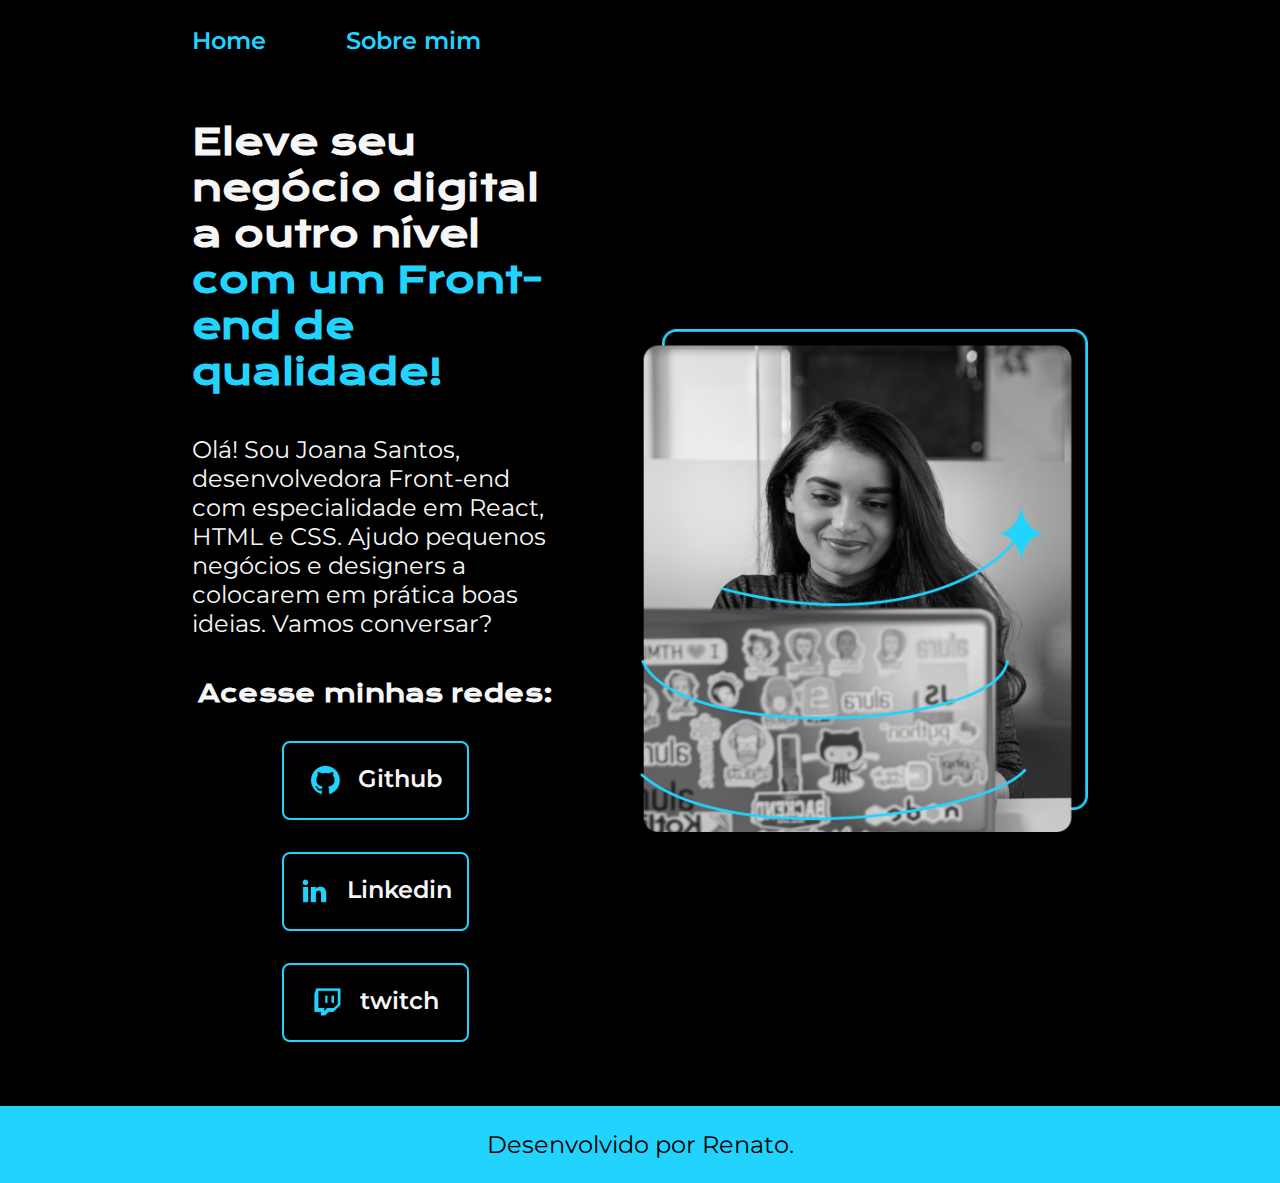
<file: index.html>
<!DOCTYPE html>
<html lang="pt-br">
<head>
    <meta charset="UTF-8">
    <meta name="viewport" content="width=device-width, initial-scale=1.0">
    <title>renato😐</title>
    <link rel="stylesheet" href="./styles/style.css">
</head>
<body>
    <header class="cabeçalho">
        <nav class="cabeçalho__menu">
            <a class="cabeçalho__menu__link" href="index.html">Home</a>
            <a class="cabeçalho__menu__link" href="about.html">Sobre mim</a>

        </nav>
    </header>
    <main class="apresentação">
        <section class="apresentação__conteudo">
            <h1 class="apresentação__conteudo__titulo">Eleve seu negócio digital a outro nível <strong class="titulo-destaque">com um Front-end de qualidade!</strong></h1>
            <p class="apresentação__conteudo__texto">Olá! Sou Joana Santos, desenvolvedora Front-end com especialidade em React, HTML e CSS. Ajudo pequenos negócios e designers a colocarem em prática boas ideias. Vamos conversar?</p>
           <div class="apresentação__links">
            <h2 class="apresentação__links__subtitulo">Acesse minhas redes:</h2>
            <a class="apresentação__links__navegação" href="https://Github.com/_renatodasilva">
                <img src="./assets/github.png">
                Github</a>
            <a class="apresentação__links__navegação" href="https://linkedin.com/in/_renatodasilva">
                <img src="./assets/linkedin.png">
              Linkedin</a>
             <a class="apresentação__links__navegação" href="https://twitch.tv/_renatodasilva">
                <img src="./assets/twitch.png">
                twitch</a>
            
           </div>
        </section>
        <img class="apresentação__imagem" src="./assets/Imagem.png" alt="foto de joana santos">
    </main>
   <footer class="Rodape">
       <p>Desenvolvido por Renato.</p>
   </footer>
</body>
</html>
</file>
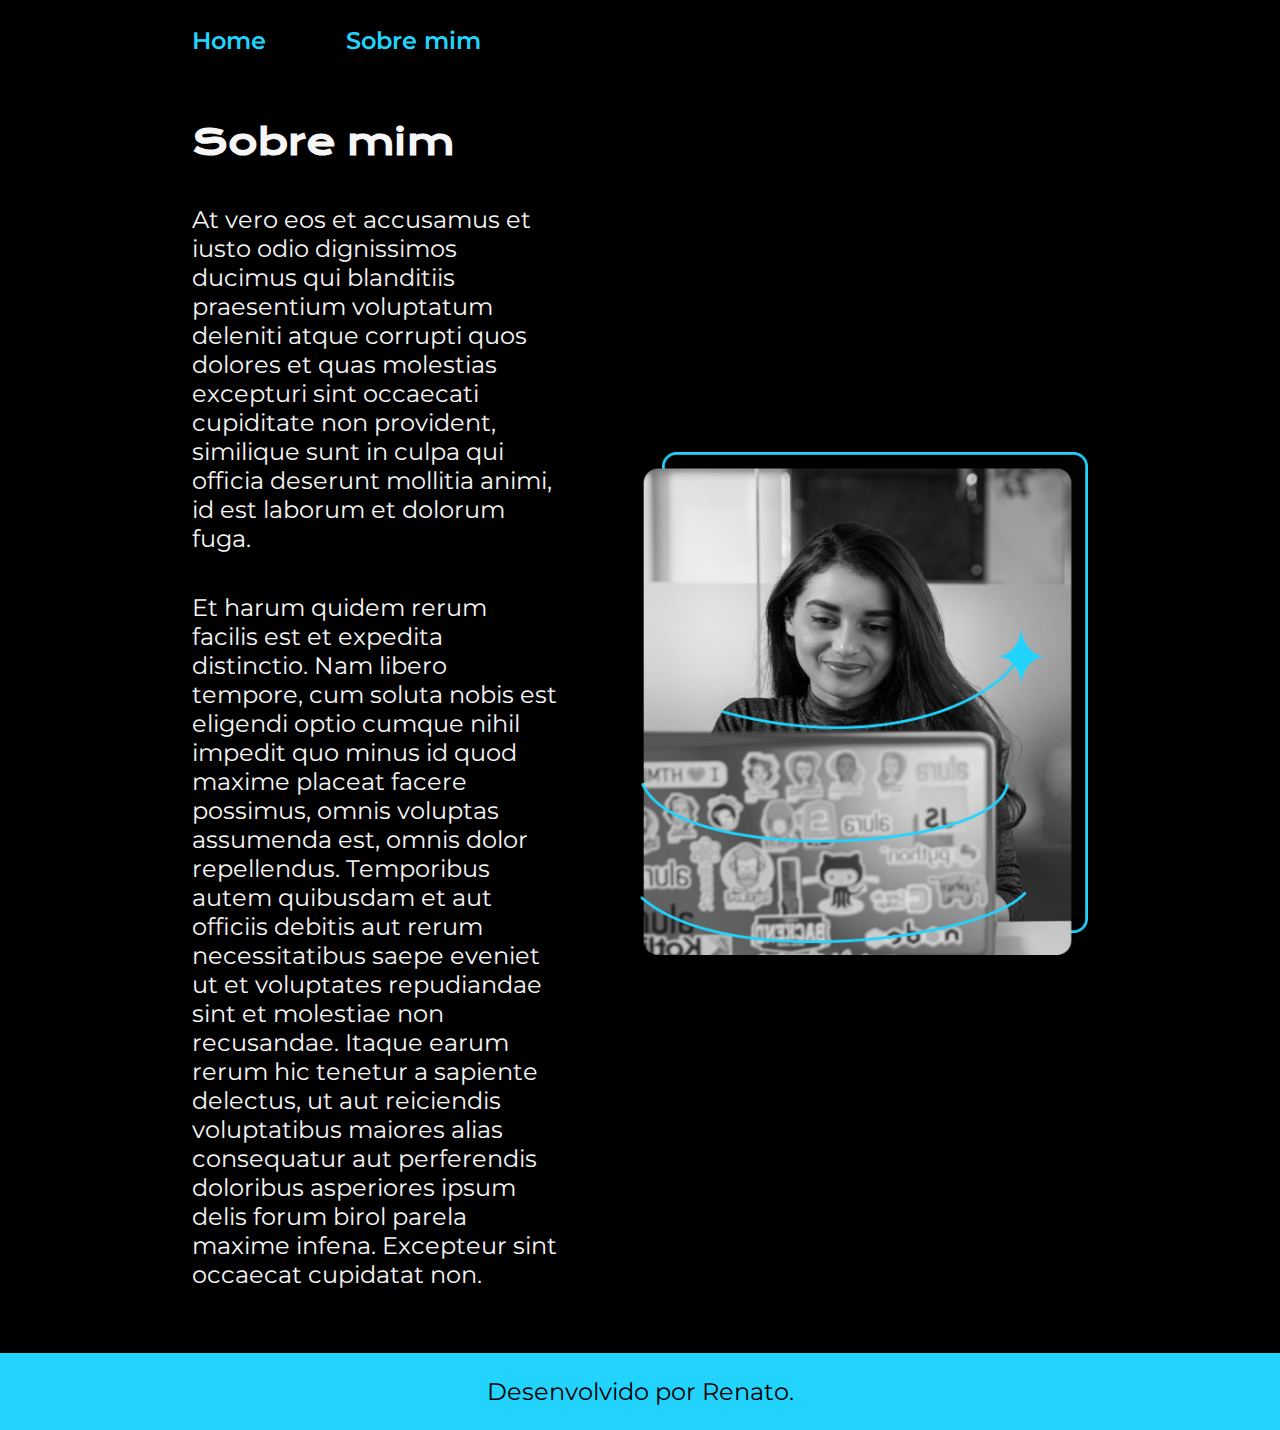
<file: about.html>
<!DOCTYPE html>
<html lang="pt-br">
<head>
    <meta charset="UTF-8">
    <meta name="viewport" content="width=device-width, initial-scale=1.0">
    <title>Sobre mim</title>
    <link rel="stylesheet" href="./styles/style.css">
</head>
<body>
    <header class="cabeçalho">
        <nav class="cabeçalho__menu">
            <a class="cabeçalho__menu__link" href="index.html">Home</a>
            <a class="cabeçalho__menu__link" href="about.html">Sobre mim</a>

        </nav>
    </header>

    <main class="apresentação">
        <section class="apresentação__conteudo">
            <h1 class="apresentação__conteudo__titulo">Sobre mim</h1>
            <p class="apresentação__conteudo__texto">At vero eos et accusamus et iusto odio dignissimos ducimus qui blanditiis praesentium voluptatum deleniti atque corrupti quos dolores et quas molestias excepturi sint occaecati cupiditate non provident, similique sunt in culpa qui officia deserunt mollitia animi, id est laborum et dolorum fuga.</p>
            <p class="apresentação__conteudo__texto"> Et harum quidem rerum facilis est et expedita distinctio. Nam libero tempore, cum soluta nobis est eligendi optio cumque nihil impedit quo minus id quod maxime placeat facere possimus, omnis voluptas assumenda est, omnis dolor repellendus. Temporibus autem quibusdam et aut officiis debitis aut rerum necessitatibus saepe eveniet ut et voluptates repudiandae sint et molestiae non recusandae. Itaque earum rerum hic tenetur a sapiente delectus, ut aut reiciendis voluptatibus maiores alias consequatur aut perferendis doloribus asperiores ipsum delis forum birol parela maxime infena. Excepteur sint occaecat cupidatat non.</p>
        </section>
        <img class="apresentação__imagem" src="./assets/Imagem.png">
    </main>

    <footer class="Rodape">
        <p>Desenvolvido por Renato.</p>
    </footer>
</body>
</html>
</file>
<file: styles/style.css>
@import url('https://fonts.googleapis.com/css2?family=Krona+One&family=Montserrat:wght@400;600&display=swap');

:root {
    --cor-primaria: #000000;
    --cor-secundaria: #F6F6F6;
    --cor-terciaria: #22D4FD;
    --cor-hover: #272727;

    --fonte-primaria: 'Montserrat', sans-serif;
    --fonte-secundaria: 'Krona One', sans-serif;
}

* {
    margin: 0;
    padding: 0;
}

body {
    box-sizing: border-box;
    background-color: var(--cor-primaria);
    color: var(--cor-secundaria);
}

.cabeçalho {
    padding: 2% 0% 0% 15%;
}

.cabeçalho__menu {
    display: flex;
    gap: 80px;
}

.cabeçalho__menu__link {
    font-family: var(--fonte-primaria);
    font-size: 1.5rem;
    font-weight: 600;
    color: var(--cor-terciaria);
    text-decoration: none;
}

.titulo-destaque {
    color: var(--cor-terciaria);
}

.apresentação {
    padding: 5% 15%;
    display: flex;
    align-items: center;
    justify-content: space-between;
    gap: 82px;
}

    .apresentação__conteudo {
        width: 615px;
        display: flex;
        flex-direction: column;
        gap: 40px;
    }

    .apresentação__conteudo__titulo {
        font-size: 2.25rem;
        font-family: var(--fonte-secundaria);
    }

    .apresentação__conteudo__texto {
        font-size: 1.5rem;
        font-family: var(--fonte-primaria);
    }

    .apresentação__links {
        display: flex;
        flex-direction: column;
        justify-content: space-between;
        align-items: center;
        gap: 32px;
    }

    .apresentação__links__subtitulo {
        font-family: var(--fonte-secundaria);
        width: 400;
        font-size: 1.5rem;
    }

    .apresentação__links__navegação {
        display: flex;
        justify-content: center;
        gap: 16px;
        border: 2px solid var(--cor-terciaria);
        width: 50%;
        text-align: center;
        border-radius: 8px;
        font-size: 1.5rem;
        font-weight: 600;
        padding: 21.5px 0;
        text-decoration: none;
        color: var(--cor-secundaria);
        font-family: var(--fonte-primaria);

    }

    .apresentação__links__link:hover {
        background: var(--cor-hover);
    }

    .apresentação__imagem {
        width: 50%;
    }

    .Rodape {
      background-color: var(--cor-terciaria);
      color: var(--cor-primaria);
      padding: 24px;
      text-align: center;
      font-size: 1.5rem;
      font-family: var(--fonte-primaria);
      font-weight: 400;
    }

    @media (max-width: 1200px) {
        .cabeçalho {
            padding: 10%;
        }

        .cabeçalho__menu {
            justify-content: center;
        }
        
        .apresentação {
            flex-direction: column-reverse;
            padding: 5%;
        }

        .apresentação__conteudo {
            width: auto;
        }
    }
</file>
